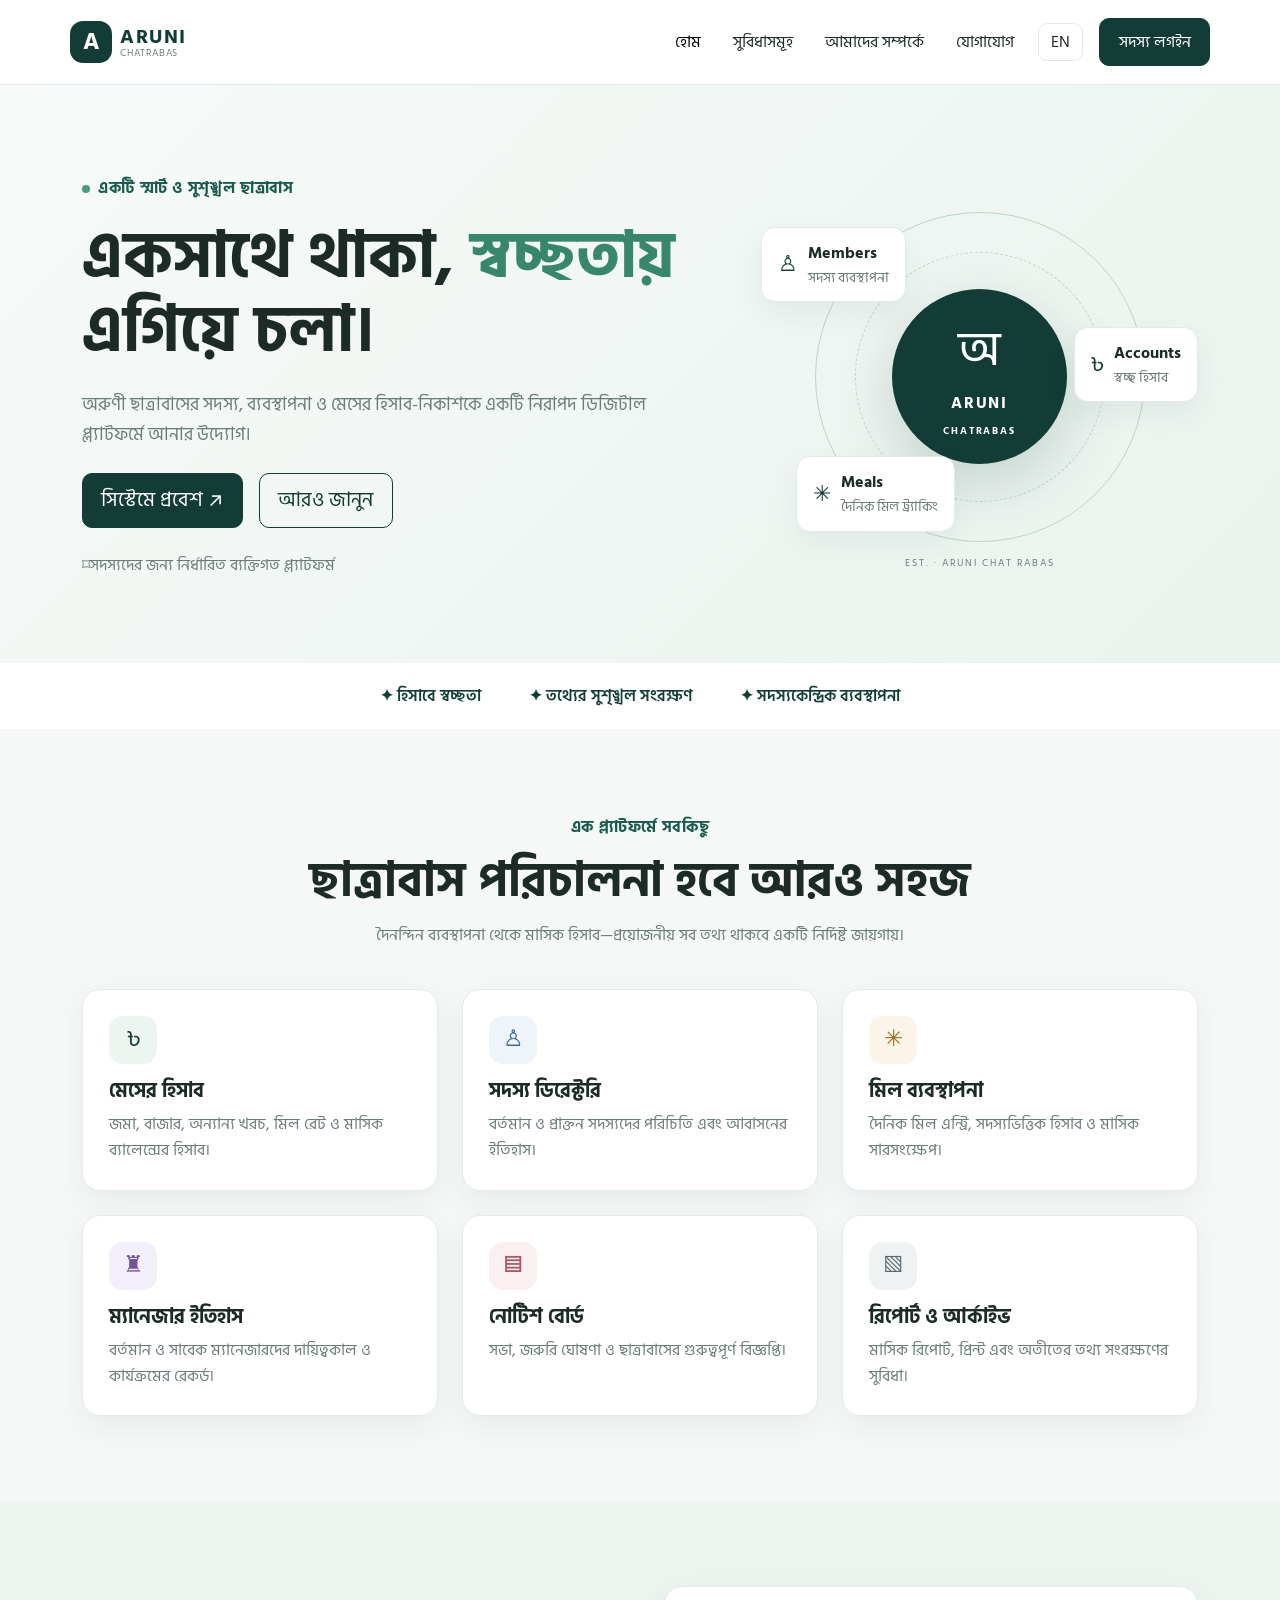
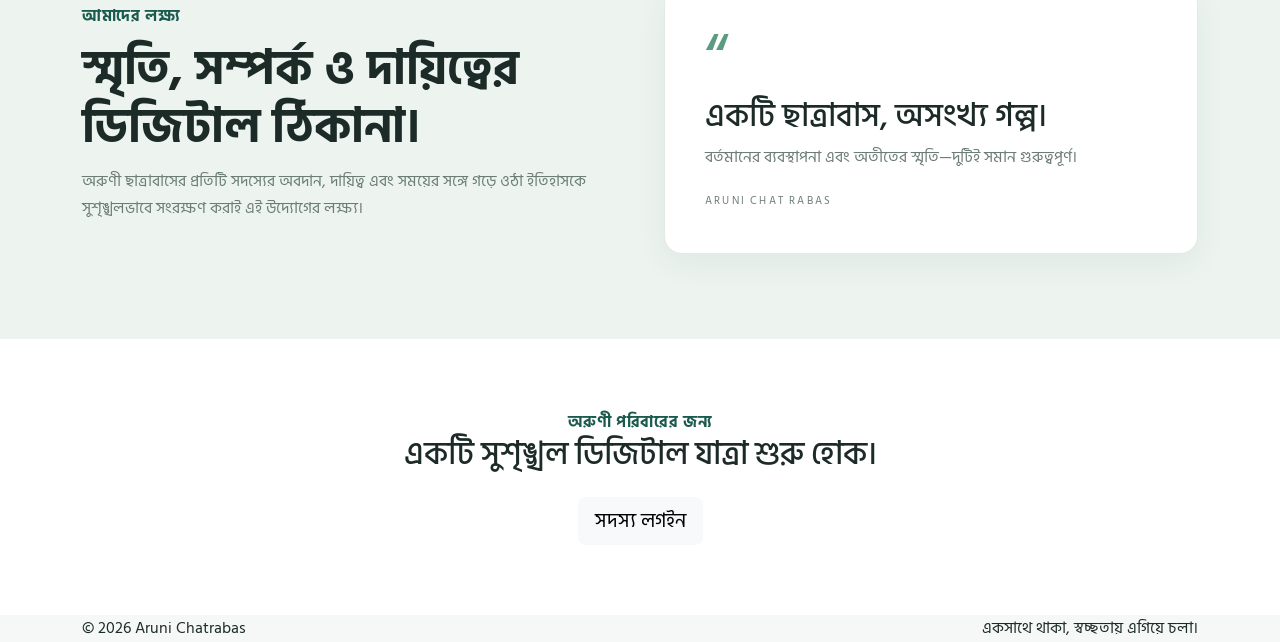
<file: index.html>
<!doctype html>
<html lang="bn">
<head>
  <meta charset="utf-8">
  <meta name="viewport" content="width=device-width, initial-scale=1">
  <meta name="theme-color" content="#123c35">
  <meta name="description" content="Aruni Chatrabas — Digital Mess Management System">
  <title>Aruni Chatrabas | অরুণী ছাত্রাবাস</title>
  <link rel="preconnect" href="https://fonts.googleapis.com">
  <link rel="preconnect" href="https://fonts.gstatic.com" crossorigin>
  <link href="https://fonts.googleapis.com/css2?family=Hind+Siliguri:wght@400;500;600;700&family=Inter:wght@400;500;600;700;800&display=swap" rel="stylesheet">
  <link href="https://cdn.jsdelivr.net/npm/bootstrap@5.3.7/dist/css/bootstrap.min.css" rel="stylesheet">
  <link rel="stylesheet" href="assets/css/style.css">
</head>
<body>
<header class="site-header">
  <nav class="navbar navbar-expand-lg container py-3">
    <a class="navbar-brand d-flex align-items-center gap-2" href="index.html">
      <span class="brand-mark">A</span>
      <span><strong>ARUNI</strong><small>CHATRABAS</small></span>
    </a>
    <button class="navbar-toggler" type="button" data-bs-toggle="collapse" data-bs-target="#mainNav" aria-label="Toggle navigation"><span class="navbar-toggler-icon"></span></button>
    <div class="collapse navbar-collapse" id="mainNav">
      <ul class="navbar-nav ms-auto align-items-lg-center gap-lg-3">
        <li class="nav-item"><a class="nav-link active" href="#home" data-bn="হোম" data-en="Home">হোম</a></li>
        <li class="nav-item"><a class="nav-link" href="#features" data-bn="সুবিধাসমূহ" data-en="Features">সুবিধাসমূহ</a></li>
        <li class="nav-item"><a class="nav-link" href="#about" data-bn="আমাদের সম্পর্কে" data-en="About">আমাদের সম্পর্কে</a></li>
        <li class="nav-item"><a class="nav-link" href="#contact" data-bn="যোগাযোগ" data-en="Contact">যোগাযোগ</a></li>
        <li class="nav-item"><button class="btn btn-language" id="languageToggle" type="button">EN</button></li>
        <li class="nav-item"><a class="btn btn-primary-custom" href="login.html" data-bn="সদস্য লগইন" data-en="Member Login">সদস্য লগইন</a></li>
      </ul>
    </div>
  </nav>
</header>

<main>
  <section class="hero-section" id="home">
    <div class="container">
      <div class="row align-items-center g-5">
        <div class="col-lg-7">
          <span class="eyebrow"><span class="pulse-dot"></span><span data-bn="একটি স্মার্ট ও সুশৃঙ্খল ছাত্রাবাস" data-en="A smarter, more organized residence">একটি স্মার্ট ও সুশৃঙ্খল ছাত্রাবাস</span></span>
          <h1 data-bn="একসাথে থাকা, <em>স্বচ্ছতায়</em> এগিয়ে চলা।" data-en="Living together.<br><em>Moving forward</em> with transparency.">একসাথে থাকা, <em>স্বচ্ছতায়</em> এগিয়ে চলা।</h1>
          <p class="hero-copy" data-bn="অরুণী ছাত্রাবাসের সদস্য, ব্যবস্থাপনা ও মেসের হিসাব-নিকাশকে একটি নিরাপদ ডিজিটাল প্ল্যাটফর্মে আনার উদ্যোগ।" data-en="A digital home for Aruni Chatrabas members, management, and transparent mess accounting.">অরুণী ছাত্রাবাসের সদস্য, ব্যবস্থাপনা ও মেসের হিসাব-নিকাশকে একটি নিরাপদ ডিজিটাল প্ল্যাটফর্মে আনার উদ্যোগ।</p>
          <div class="d-flex flex-wrap gap-3 mt-4">
            <a class="btn btn-primary-custom btn-lg" href="login.html"><span data-bn="সিস্টেমে প্রবেশ" data-en="Enter the system">সিস্টেমে প্রবেশ</span><span aria-hidden="true"> ↗</span></a>
            <a class="btn btn-outline-custom btn-lg" href="#features" data-bn="আরও জানুন" data-en="Explore features">আরও জানুন</a>
          </div>
          <div class="hero-note mt-4"><span class="secure-icon">⌑</span><span data-bn="সদস্যদের জন্য নির্ধারিত ব্যক্তিগত প্ল্যাটফর্ম" data-en="A private platform for registered members">সদস্যদের জন্য নির্ধারিত ব্যক্তিগত প্ল্যাটফর্ম</span></div>
        </div>
        <div class="col-lg-5">
          <div class="hero-visual">
            <div class="visual-orbit orbit-one"></div><div class="visual-orbit orbit-two"></div>
            <div class="visual-center"><div class="visual-monogram">অ</div><div class="visual-name">ARUNI<br><small>CHATRABAS</small></div></div>
            <div class="floating-card card-members"><span class="mini-icon">♙</span><div><strong>Members</strong><small data-bn="সদস্য ব্যবস্থাপনা" data-en="Member directory">সদস্য ব্যবস্থাপনা</small></div></div>
            <div class="floating-card card-accounts"><span class="mini-icon">৳</span><div><strong>Accounts</strong><small data-bn="স্বচ্ছ হিসাব" data-en="Transparent accounts">স্বচ্ছ হিসাব</small></div></div>
            <div class="floating-card card-meals"><span class="mini-icon">✳</span><div><strong>Meals</strong><small data-bn="দৈনিক মিল ট্র্যাকিং" data-en="Daily meal tracking">দৈনিক মিল ট্র্যাকিং</small></div></div>
            <span class="visual-caption">EST. · ARUNI CHAT RABAS</span>
          </div>
        </div>
      </div>
    </div>
  </section>

  <section class="trust-strip"><div class="container d-flex flex-wrap justify-content-center gap-4 gap-md-5"><span>✦ <span data-bn="হিসাবে স্বচ্ছতা" data-en="Transparent accounts">হিসাবে স্বচ্ছতা</span></span><span>✦ <span data-bn="তথ্যের সুশৃঙ্খল সংরক্ষণ" data-en="Organized records">তথ্যের সুশৃঙ্খল সংরক্ষণ</span></span><span>✦ <span data-bn="সদস্যকেন্দ্রিক ব্যবস্থাপনা" data-en="Member-focused management">সদস্যকেন্দ্রিক ব্যবস্থাপনা</span></span></div></section>

  <section class="section-padding" id="features">
    <div class="container">
      <div class="section-heading text-center mx-auto"><span class="section-kicker" data-bn="এক প্ল্যাটফর্মে সবকিছু" data-en="Everything in one place">এক প্ল্যাটফর্মে সবকিছু</span><h2 data-bn="ছাত্রাবাস পরিচালনা হবে আরও সহজ" data-en="A simpler way to manage the residence">ছাত্রাবাস পরিচালনা হবে আরও সহজ</h2><p data-bn="দৈনন্দিন ব্যবস্থাপনা থেকে মাসিক হিসাব—প্রয়োজনীয় সব তথ্য থাকবে একটি নির্দিষ্ট জায়গায়।" data-en="From everyday operations to monthly accounts, keep essential information in one organized place.">দৈনন্দিন ব্যবস্থাপনা থেকে মাসিক হিসাব—প্রয়োজনীয় সব তথ্য থাকবে একটি নির্দিষ্ট জায়গায়।</p></div>
      <div class="row g-4 mt-2">
        <div class="col-md-6 col-lg-4"><article class="feature-card"><div class="feature-icon icon-green">৳</div><h3 data-bn="মেসের হিসাব" data-en="Mess accounts">মেসের হিসাব</h3><p data-bn="জমা, বাজার, অন্যান্য খরচ, মিল রেট ও মাসিক ব্যালেন্সের হিসাব।" data-en="Track deposits, groceries, other expenses, meal rates, and monthly balances.">জমা, বাজার, অন্যান্য খরচ, মিল রেট ও মাসিক ব্যালেন্সের হিসাব।</p></article></div>
        <div class="col-md-6 col-lg-4"><article class="feature-card"><div class="feature-icon icon-blue">♙</div><h3 data-bn="সদস্য ডিরেক্টরি" data-en="Member directory">সদস্য ডিরেক্টরি</h3><p data-bn="বর্তমান ও প্রাক্তন সদস্যদের পরিচিতি এবং আবাসনের ইতিহাস।" data-en="Profiles and residence history of current and former members.">বর্তমান ও প্রাক্তন সদস্যদের পরিচিতি এবং আবাসনের ইতিহাস।</p></article></div>
        <div class="col-md-6 col-lg-4"><article class="feature-card"><div class="feature-icon icon-amber">✳</div><h3 data-bn="মিল ব্যবস্থাপনা" data-en="Meal management">মিল ব্যবস্থাপনা</h3><p data-bn="দৈনিক মিল এন্ট্রি, সদস্যভিত্তিক হিসাব ও মাসিক সারসংক্ষেপ।" data-en="Daily meal entries, member-wise tracking, and monthly summaries.">দৈনিক মিল এন্ট্রি, সদস্যভিত্তিক হিসাব ও মাসিক সারসংক্ষেপ।</p></article></div>
        <div class="col-md-6 col-lg-4"><article class="feature-card"><div class="feature-icon icon-purple">♜</div><h3 data-bn="ম্যানেজার ইতিহাস" data-en="Manager history">ম্যানেজার ইতিহাস</h3><p data-bn="বর্তমান ও সাবেক ম্যানেজারদের দায়িত্বকাল ও কার্যক্রমের রেকর্ড।" data-en="Tenure and records of current and former managers.">বর্তমান ও সাবেক ম্যানেজারদের দায়িত্বকাল ও কার্যক্রমের রেকর্ড।</p></article></div>
        <div class="col-md-6 col-lg-4"><article class="feature-card"><div class="feature-icon icon-rose">▤</div><h3 data-bn="নোটিশ বোর্ড" data-en="Notice board">নোটিশ বোর্ড</h3><p data-bn="সভা, জরুরি ঘোষণা ও ছাত্রাবাসের গুরুত্বপূর্ণ বিজ্ঞপ্তি।" data-en="Meetings, urgent announcements, and important residence updates.">সভা, জরুরি ঘোষণা ও ছাত্রাবাসের গুরুত্বপূর্ণ বিজ্ঞপ্তি।</p></article></div>
        <div class="col-md-6 col-lg-4"><article class="feature-card"><div class="feature-icon icon-slate">▧</div><h3 data-bn="রিপোর্ট ও আর্কাইভ" data-en="Reports & archive">রিপোর্ট ও আর্কাইভ</h3><p data-bn="মাসিক রিপোর্ট, প্রিন্ট এবং অতীতের তথ্য সংরক্ষণের সুবিধা।" data-en="Monthly reports, print-ready summaries, and historical records.">মাসিক রিপোর্ট, প্রিন্ট এবং অতীতের তথ্য সংরক্ষণের সুবিধা।</p></article></div>
      </div>
    </div>
  </section>

  <section class="about-section section-padding" id="about"><div class="container"><div class="row align-items-center g-5"><div class="col-lg-6"><span class="section-kicker" data-bn="আমাদের লক্ষ্য" data-en="Our purpose">আমাদের লক্ষ্য</span><h2 data-bn="স্মৃতি, সম্পর্ক ও দায়িত্বের ডিজিটাল ঠিকানা।" data-en="A digital home for memories, community, and responsibility.">স্মৃতি, সম্পর্ক ও দায়িত্বের ডিজিটাল ঠিকানা।</h2><p data-bn="অরুণী ছাত্রাবাসের প্রতিটি সদস্যের অবদান, দায়িত্ব এবং সময়ের সঙ্গে গড়ে ওঠা ইতিহাসকে সুশৃঙ্খলভাবে সংরক্ষণ করাই এই উদ্যোগের লক্ষ্য।" data-en="Our goal is to preserve each member's contribution, responsibilities, and the shared history of Aruni Chatrabas in an organized way.">অরুণী ছাত্রাবাসের প্রতিটি সদস্যের অবদান, দায়িত্ব এবং সময়ের সঙ্গে গড়ে ওঠা ইতিহাসকে সুশৃঙ্খলভাবে সংরক্ষণ করাই এই উদ্যোগের লক্ষ্য।</p></div><div class="col-lg-6"><div class="about-panel"><div class="about-quote">“</div><h3 data-bn="একটি ছাত্রাবাস, অসংখ্য গল্প।" data-en="One residence. Countless stories.">একটি ছাত্রাবাস, অসংখ্য গল্প।</h3><p data-bn="বর্তমানের ব্যবস্থাপনা এবং অতীতের স্মৃতি—দুটিই সমান গুরুত্বপূর্ণ।" data-en="Today's operations and yesterday's memories both matter.">বর্তমানের ব্যবস্থাপনা এবং অতীতের স্মৃতি—দুটিই সমান গুরুত্বপূর্ণ।</p><span>ARUNI CHAT RABAS</span></div></div></div></div></section>

  <section class="cta-section" id="contact"><div class="container text-center"><span class="section-kicker" data-bn="অরুণী পরিবারের জন্য" data-en="For the Aruni community">অরুণী পরিবারের জন্য</span><h2 data-bn="একটি সুশৃঙ্খল ডিজিটাল যাত্রা শুরু হোক।" data-en="Let's begin a more organized digital journey.">একটি সুশৃঙ্খল ডিজিটাল যাত্রা শুরু হোক।</h2><a href="login.html" class="btn btn-light btn-lg mt-3" data-bn="সদস্য লগইন" data-en="Member login">সদস্য লগইন</a></div></section>
</main>
<footer class="site-footer"><div class="container d-flex flex-column flex-md-row justify-content-between gap-2"><span>© <span id="year"></span> Aruni Chatrabas</span><span data-bn="একসাথে থাকা, স্বচ্ছতায় এগিয়ে চলা।" data-en="Living together. Moving forward with transparency.">একসাথে থাকা, স্বচ্ছতায় এগিয়ে চলা।</span></div></footer>
<script src="https://cdn.jsdelivr.net/npm/bootstrap@5.3.7/dist/js/bootstrap.bundle.min.js"></script>
<script src="assets/js/app.js"></script>
</body></html>
</file>
<file: assets/css/style.css>
:root{--aruni:#123c35;--aruni-2:#1b5a4e;--ink:#1d2b28;--muted:#6c7c77;--paper:#f5f8f6;--line:#e2ebe6}*{box-sizing:border-box}body{font-family:"Hind Siliguri",Inter,sans-serif;color:var(--ink);background:var(--paper);line-height:1.65}.site-header{background:#fff;border-bottom:1px solid var(--line)}.navbar-brand{color:var(--aruni);text-decoration:none}.brand-mark{display:grid;place-items:center;width:42px;height:42px;border-radius:13px;background:var(--aruni);color:#fff;font-weight:700;font-size:24px}.navbar-brand strong,.navbar-brand small{display:block;line-height:1.1;letter-spacing:.08em}.navbar-brand small{font-size:10px;color:var(--muted)}.nav-link{color:var(--ink)}.btn-primary-custom{background:var(--aruni);color:#fff;border:1px solid var(--aruni);border-radius:10px;padding:.7rem 1.15rem}.btn-primary-custom:hover{background:var(--aruni-2);color:#fff}.btn-outline-custom{border:1px solid var(--aruni);color:var(--aruni);border-radius:10px;padding:.7rem 1.15rem}.btn-language{border:1px solid var(--line);border-radius:9px}.hero-section{padding:90px 0 85px;background:linear-gradient(135deg,#f7faf8,#eaf3ee)}.eyebrow,.section-kicker{color:var(--aruni-2);font-weight:700;letter-spacing:.04em}.pulse-dot{display:inline-block;width:8px;height:8px;border-radius:50%;background:#4b9b78;margin-right:8px}.hero-section h1{font-size:clamp(2.5rem,5vw,4.5rem);line-height:1.15;font-weight:700;margin:20px 0}.hero-section h1 em{color:#38866e;font-style:normal}.hero-copy{max-width:590px;color:var(--muted);font-size:1.15rem}.hero-note{color:var(--muted)}.hero-visual{position:relative;min-height:390px;display:grid;place-items:center}.visual-orbit{position:absolute;border:1px solid #bdd5c9;border-radius:50%;width:330px;height:330px}.orbit-two{width:250px;height:250px;border-style:dashed}.visual-center{z-index:1;width:175px;height:175px;border-radius:50%;background:var(--aruni);color:white;display:grid;place-content:center;text-align:center;box-shadow:0 20px 60px #123c3530}.visual-monogram{font-size:48px}.visual-name{font-weight:800;letter-spacing:.12em}.visual-name small{font-size:10px}.floating-card{position:absolute;z-index:2;background:white;border:1px solid var(--line);border-radius:14px;padding:12px 16px;display:flex;gap:10px;align-items:center;box-shadow:0 12px 30px #123c3510}.floating-card small{display:block;color:var(--muted)}.mini-icon{font-size:22px;color:var(--aruni)}.card-members{top:45px;left:0}.card-accounts{right:0;top:145px}.card-meals{bottom:40px;left:35px}.visual-caption{position:absolute;bottom:0;font-size:10px;letter-spacing:.2em;color:var(--muted)}.trust-strip{padding:20px;background:#fff;color:var(--aruni);font-weight:600}.section-padding{padding:85px 0}.section-heading{max-width:700px}.section-heading h2,.about-section h2{font-size:clamp(2rem,4vw,3rem);font-weight:700;margin:12px 0}.section-heading p,.about-section p{color:var(--muted)}.feature-card,.about-panel,.login-card,.stat-card,.dashboard-panel{background:#fff;border:1px solid var(--line);border-radius:18px;padding:26px;height:100%;box-shadow:0 10px 30px #153f3010}.feature-card h3{font-size:1.25rem;font-weight:700;margin:15px 0 8px}.feature-card p{color:var(--muted);margin:0}.feature-icon{width:48px;height:48px;border-radius:14px;display:grid;place-items:center;font-size:23px;background:#edf5f0;color:var(--aruni)}.icon-blue{background:#eef4fa;color:#38678f}.icon-amber{background:#fbf4e8;color:#9b7029}.icon-purple{background:#f3effa;color:#73549a}.icon-rose{background:#fbf0f0;color:#a75c65}.icon-slate{background:#eff2f3;color:#596a70}.about-section{background:#edf4f0}.about-panel{padding:40px}.about-quote{font-size:70px;color:#5b9b7f;line-height:1}.about-panel h3{font-size:2rem}.about-panel span{font-size:11px;letter-spacing:.2em;color:var(--muted)}.cta-section{padding:70px 0;background:#fff}.login-page{min-height:100vh;background:linear-gradient(135deg,#edf5f0,#f8faf8)}.login-wrap{max-width:480px;margin:0 auto;padding:36px 20px}.back-link{color:var(--aruni);text-decoration:none}.login-card{height:auto;margin-top:25px;padding:36px}.login-card h1{font-size:2.2rem;font-weight:700}.login-card p{color:var(--muted)}.form-label{font-weight:600}.form-control{border-color:#d9e4de;border-radius:10px;padding:.75rem}.form-control:focus{border-color:#5b9b7f;box-shadow:0 0 0 .2rem #5b9b7f20}.login-foot{text-align:center;color:var(--muted);margin-top:24px}.dashboard-title{font-weight:700}.stat-card{min-height:165px}.stat-card>span{display:block;color:var(--aruni);font-size:23px}.stat-card small{display:block;color:var(--muted)}.stat-card strong{display:block;font-size:1.6rem;margin:7px 0}.stat-card em{font-size:.85rem;color:var(--muted);font-style:normal}.notice-item{padding:14px 0;border-bottom:1px solid var(--line)}.notice-item:last-child{border-bottom:0}.notice-item h3{font-size:1.1rem;font-weight:700}.notice-item p{margin:0;color:var(--muted);white-space:pre-wrap}@media(max-width:767px){.hero-section{padding:55px 0}.hero-visual{min-height:330px}.visual-orbit{width:280px;height:280px}.orbit-two{width:215px;height:215px}.card-members{left:-5px}.card-accounts{right:-5px}.card-meals{left:0}.section-padding{padding:60px 0}.login-card{padding:26px}}
</file>
